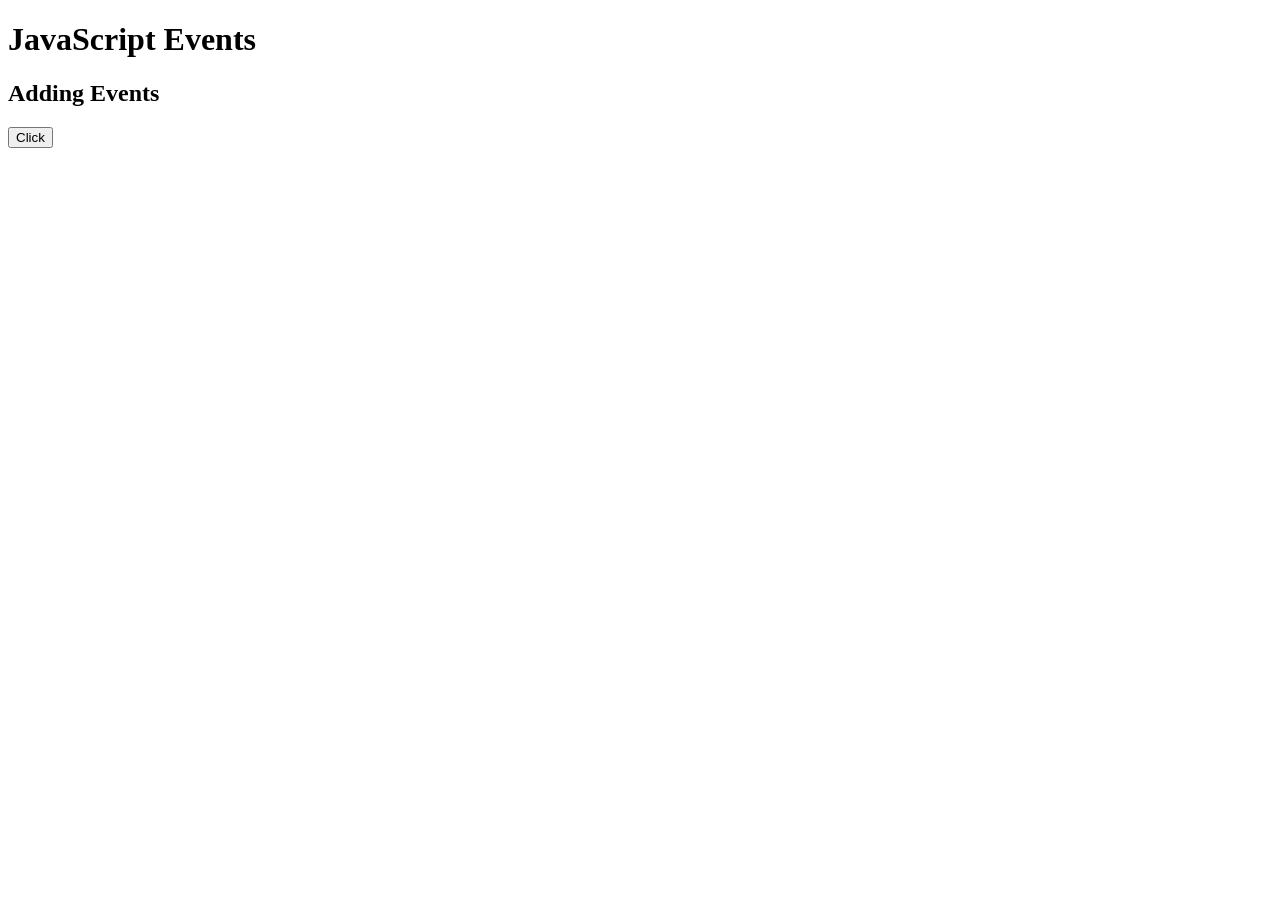
<file: javascript/12rd.html>
<!DOCTYPE html>
<meta charset="utf-8">
<html>
<body>
<h1>JavaScript Events</h1>
<h2>Adding Events</h2>

<button id="btn">Click</button>

<p id="demo"></p>

<script src="12rd.js"></script>

</body>
</html>
</file>
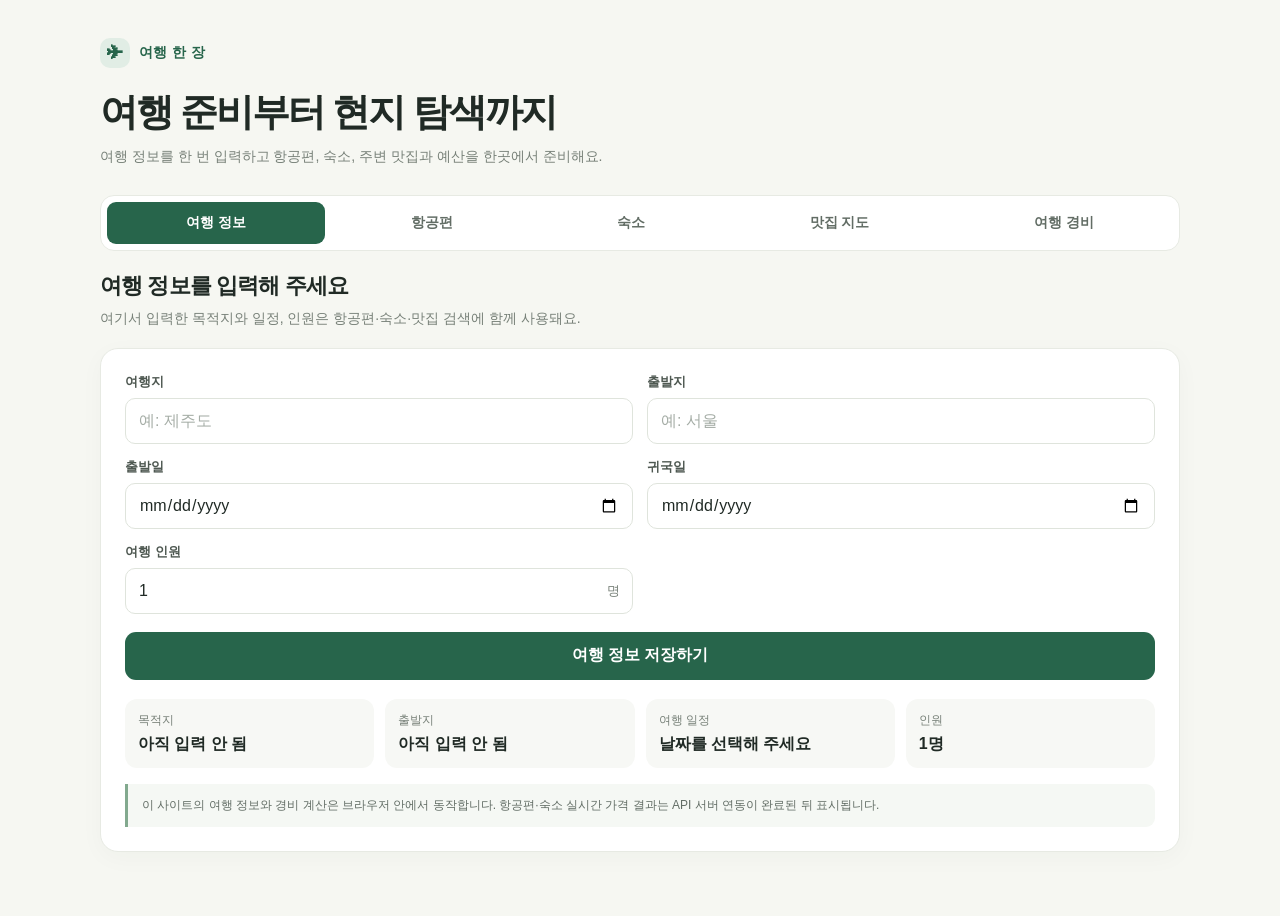
<file: javascript/travel-budget.html>
<!DOCTYPE html>
<html lang="ko">
<head>
    <meta charset="UTF-8">
    <meta name="viewport" content="width=device-width, initial-scale=1.0">
    <meta name="theme-color" content="#f6f7f2">
    <title>여행 한 장 - 여행 도우미</title>
    <style>
        :root {
            color-scheme: light;
            --ink: #202a25;
            --muted: #778078;
            --green: #27654b;
            --green-dark: #1e503b;
            --paper: #f6f7f2;
            --line: #e7eae3;
            --white: #fff;
            --red: #b64242;
        }

        * { box-sizing: border-box; }

        body {
            margin: 0;
            background: var(--paper);
            color: var(--ink);
            font-family: "Pretendard", "Apple SD Gothic Neo", "Malgun Gothic", sans-serif;
        }

        button, input, select { font: inherit; }
        button { cursor: pointer; }

        .page {
            width: min(100% - 40px, 1080px);
            margin: 0 auto;
            padding: 38px 0 64px;
        }

        header { margin-bottom: 28px; }

        .brand {
            display: inline-flex;
            align-items: center;
            gap: 9px;
            color: var(--green);
            font-size: 14px;
            font-weight: 800;
            letter-spacing: .03em;
        }

        .brand-mark {
            display: grid;
            width: 30px;
            height: 30px;
            place-items: center;
            border-radius: 10px;
            background: #e1ede5;
            font-size: 16px;
        }

        h1 {
            margin: 19px 0 7px;
            font-size: clamp(27px, 5vw, 38px);
            letter-spacing: -.055em;
        }

        header p, .section-note {
            margin: 0;
            color: var(--muted);
            font-size: 14px;
            line-height: 1.6;
        }

        .layout {
            display: grid;
            grid-template-columns: 1.15fr .85fr;
            gap: 18px;
            align-items: start;
        }

        .panel {
            padding: 24px;
            border: 1px solid var(--line);
            border-radius: 18px;
            background: var(--white);
            box-shadow: 0 6px 24px rgb(34 52 40 / 3%);
        }

        .panel + .panel { margin-top: 18px; }

        .section-heading {
            display: flex;
            align-items: center;
            gap: 9px;
            margin: 0 0 19px;
            font-size: 18px;
            letter-spacing: -.03em;
        }

        .heading-icon { font-size: 19px; }

        .field-grid {
            display: grid;
            grid-template-columns: 1fr 1fr;
            gap: 14px;
        }

        .field { display: flex; flex-direction: column; gap: 7px; }
        .field.full { grid-column: 1 / -1; }

        label {
            color: #4e5851;
            font-size: 13px;
            font-weight: 700;
        }

        input, select {
            width: 100%;
            min-height: 46px;
            padding: 0 13px;
            border: 1px solid #dfe4dc;
            border-radius: 10px;
            outline: none;
            background: var(--white);
            color: var(--ink);
        }

        input::placeholder { color: #a5ada6; }
        input:focus, select:focus {
            border-color: #6e9b7f;
            box-shadow: 0 0 0 3px rgb(39 101 75 / 10%);
        }

        .input-with-unit { position: relative; }
        .input-with-unit input { padding-right: 43px; }
        .unit {
            position: absolute;
            top: 50%;
            right: 13px;
            transform: translateY(-50%);
            color: var(--muted);
            font-size: 13px;
            pointer-events: none;
        }

        .primary-button {
            width: 100%;
            min-height: 48px;
            margin-top: 18px;
            border: 0;
            border-radius: 11px;
            background: var(--green);
            color: var(--white);
            font-weight: 800;
            transition: background .15s ease, transform .15s ease;
        }

        .primary-button:hover { background: var(--green-dark); }
        .primary-button:active { transform: scale(.99); }

        .summary-top {
            display: flex;
            justify-content: space-between;
            gap: 12px;
            align-items: flex-start;
        }

        .destination {
            overflow: hidden;
            max-width: 180px;
            padding: 6px 10px;
            border-radius: 999px;
            background: #edf3ee;
            color: var(--green);
            font-size: 12px;
            font-weight: 800;
            text-overflow: ellipsis;
            white-space: nowrap;
        }

        .total-label { margin: 19px 0 5px; color: var(--muted); font-size: 13px; }
        .total { margin: 0; font-size: clamp(30px, 5vw, 40px); letter-spacing: -.05em; }

        .budget-track {
            overflow: hidden;
            height: 9px;
            margin: 19px 0 9px;
            border-radius: 99px;
            background: #edf0eb;
        }

        .budget-fill {
            width: 0;
            height: 100%;
            border-radius: inherit;
            background: #62a37b;
            transition: width .25s ease, background .25s ease;
        }

        .budget-fill.over { background: var(--red); }
        .budget-caption { display: flex; justify-content: space-between; gap: 12px; font-size: 12px; }
        .budget-caption span:first-child { color: var(--muted); }
        .budget-caption span:last-child { font-weight: 800; }

        .summary-stats {
            display: grid;
            grid-template-columns: 1fr 1fr;
            gap: 10px;
            margin-top: 20px;
        }

        .stat {
            padding: 13px;
            border-radius: 12px;
            background: #f7f8f5;
        }

        .stat-label { margin: 0 0 5px; color: var(--muted); font-size: 12px; }
        .stat-value { margin: 0; font-size: 16px; font-weight: 800; }

        .category-list { display: grid; gap: 15px; }
        .category-row { display: grid; gap: 7px; }
        .category-meta { display: flex; justify-content: space-between; gap: 10px; font-size: 13px; }
        .category-name { color: #566159; }
        .category-amount { font-weight: 750; }
        .category-track { height: 6px; overflow: hidden; border-radius: 99px; background: #edf0eb; }
        .category-fill { height: 100%; border-radius: inherit; background: #76a68a; }

        .expense-list { display: grid; gap: 9px; }
        .expense-item {
            display: flex;
            align-items: center;
            justify-content: space-between;
            gap: 12px;
            padding: 12px 0;
            border-bottom: 1px solid #f0f1ed;
        }
        .expense-item:last-child { border-bottom: 0; padding-bottom: 0; }
        .expense-info { min-width: 0; }
        .expense-title { overflow: hidden; margin: 0 0 4px; font-size: 14px; font-weight: 750; text-overflow: ellipsis; white-space: nowrap; }
        .expense-category { margin: 0; color: var(--muted); font-size: 12px; }
        .expense-end { display: flex; flex-shrink: 0; align-items: center; gap: 10px; }
        .expense-amount { font-size: 14px; font-weight: 800; }
        .delete-button {
            width: 30px;
            height: 30px;
            border: 1px solid var(--line);
            border-radius: 8px;
            background: var(--white);
            color: #68736b;
            font-size: 16px;
        }
        .delete-button:hover { border-color: #e9caca; color: var(--red); }

        .empty-state {
            padding: 20px 8px 5px;
            color: var(--muted);
            font-size: 13px;
            line-height: 1.6;
            text-align: center;
        }

        .tab-list {
            display: flex;
            gap: 6px;
            overflow-x: auto;
            margin: 25px 0 20px;
            padding: 6px;
            border: 1px solid var(--line);
            border-radius: 14px;
            background: var(--white);
            scrollbar-width: thin;
        }

        .tab-button {
            flex: 1 0 auto;
            min-height: 42px;
            padding: 0 15px;
            border: 0;
            border-radius: 9px;
            background: transparent;
            color: #626d65;
            font-size: 14px;
            font-weight: 750;
        }

        .tab-button[aria-selected="true"] {
            background: var(--green);
            color: var(--white);
        }

        .tab-panel[hidden] { display: none; }
        .tab-intro { margin-bottom: 18px; }
        .tab-intro h2 { margin: 0 0 6px; font-size: 22px; letter-spacing: -.04em; }
        .tab-intro p { margin: 0; color: var(--muted); font-size: 14px; line-height: 1.6; }

        .trip-summary {
            display: grid;
            grid-template-columns: repeat(4, minmax(0, 1fr));
            gap: 11px;
            margin-top: 19px;
        }

        .trip-summary .stat { min-width: 0; }
        .trip-summary .stat-value { overflow-wrap: anywhere; }

        .search-grid {
            display: grid;
            grid-template-columns: repeat(2, minmax(0, 1fr));
            gap: 14px;
        }

        .search-grid .field.full { grid-column: 1 / -1; }
        .result-box {
            margin-top: 18px;
            padding: 16px;
            border: 1px solid #e7ece6;
            border-radius: 12px;
            background: #f8faf7;
        }

        .result-box h3 { margin: 0 0 6px; font-size: 15px; }
        .result-box p { margin: 0; color: var(--muted); font-size: 13px; line-height: 1.65; }
        .result-link {
            display: inline-flex;
            min-height: 42px;
            align-items: center;
            justify-content: center;
            margin-top: 13px;
            padding: 0 14px;
            border: 1px solid #cbd9ce;
            border-radius: 9px;
            background: var(--white);
            color: var(--green-dark);
            font-size: 13px;
            font-weight: 800;
            text-decoration: none;
        }

        .result-link:hover { background: #edf3ee; }
        .map-frame {
            display: block;
            width: 100%;
            height: 390px;
            margin-top: 17px;
            border: 0;
            border-radius: 14px;
            background: #eef1ed;
        }

        .map-actions { display: flex; flex-wrap: wrap; gap: 10px; }
        .api-note {
            margin-top: 16px;
            padding: 12px 14px;
            border-left: 3px solid #82a98e;
            border-radius: 0 9px 9px 0;
            background: #f5f8f4;
            color: #626d65;
            font-size: 12px;
            line-height: 1.6;
        }

        .sr-only {
            position: absolute;
            width: 1px;
            height: 1px;
            padding: 0;
            overflow: hidden;
            clip: rect(0, 0, 0, 0);
            white-space: nowrap;
            border: 0;
        }

        @media (max-width: 720px) {
            .page { width: min(100% - 28px, 520px); padding-top: 25px; }
            .layout { grid-template-columns: 1fr; }
            .panel { padding: 21px; }
            .trip-summary { grid-template-columns: 1fr 1fr; }
            .map-frame { height: 330px; }
        }

        @media (max-width: 390px) {
            .field-grid, .search-grid { grid-template-columns: 1fr; }
            .field.full, .search-grid .field.full { grid-column: auto; }
        }
    </style>
</head>
<body>
    <main class="page">
        <header>
            <div class="brand"><span class="brand-mark" aria-hidden="true">✈</span> 여행 한 장</div>
            <h1>여행 준비부터 현지 탐색까지</h1>
            <p>여행 정보를 한 번 입력하고 항공편, 숙소, 주변 맛집과 예산을 한곳에서 준비해요.</p>
        </header>

        <nav class="tab-list" role="tablist" aria-label="여행 도우미 메뉴">
            <button class="tab-button" id="tab-trip" type="button" role="tab" aria-selected="true" aria-controls="panel-trip">여행 정보</button>
            <button class="tab-button" id="tab-flights" type="button" role="tab" aria-selected="false" aria-controls="panel-flights" tabindex="-1">항공편</button>
            <button class="tab-button" id="tab-stays" type="button" role="tab" aria-selected="false" aria-controls="panel-stays" tabindex="-1">숙소</button>
            <button class="tab-button" id="tab-food" type="button" role="tab" aria-selected="false" aria-controls="panel-food" tabindex="-1">맛집 지도</button>
            <button class="tab-button" id="tab-budget" type="button" role="tab" aria-selected="false" aria-controls="panel-budget" tabindex="-1">여행 경비</button>
        </nav>

        <section class="tab-panel" id="panel-trip" role="tabpanel" aria-labelledby="tab-trip">
            <div class="tab-intro">
                <h2>여행 정보를 입력해 주세요</h2>
                <p>여기서 입력한 목적지와 일정, 인원은 항공편·숙소·맛집 검색에 함께 사용돼요.</p>
            </div>
            <section class="panel">
                <form id="planner-form">
                    <div class="search-grid">
                        <div class="field">
                            <label for="destination">여행지</label>
                            <input id="destination" name="destination" type="text" placeholder="예: 제주도" maxlength="60" required>
                        </div>
                        <div class="field">
                            <label for="origin">출발지</label>
                            <input id="origin" name="origin" type="text" placeholder="예: 서울" maxlength="60" required>
                        </div>
                        <div class="field">
                            <label for="departure-date">출발일</label>
                            <input id="departure-date" name="departure-date" type="date" required>
                        </div>
                        <div class="field">
                            <label for="return-date">귀국일</label>
                            <input id="return-date" name="return-date" type="date" required>
                        </div>
                        <div class="field">
                            <label for="trip-people">여행 인원</label>
                            <div class="input-with-unit">
                                <input id="trip-people" name="people" type="number" min="1" max="100" step="1" value="1" required>
                                <span class="unit">명</span>
                            </div>
                        </div>
                    </div>
                    <button class="primary-button" type="submit">여행 정보 저장하기</button>
                </form>
                <div class="trip-summary" aria-live="polite">
                    <div class="stat"><p class="stat-label">목적지</p><p class="stat-value" id="trip-destination">아직 입력 안 됨</p></div>
                    <div class="stat"><p class="stat-label">출발지</p><p class="stat-value" id="trip-origin">아직 입력 안 됨</p></div>
                    <div class="stat"><p class="stat-label">여행 일정</p><p class="stat-value" id="trip-dates">날짜를 선택해 주세요</p></div>
                    <div class="stat"><p class="stat-label">인원</p><p class="stat-value" id="trip-party">1명</p></div>
                </div>
                <div class="api-note">이 사이트의 여행 정보와 경비 계산은 브라우저 안에서 동작합니다. 항공편·숙소 실시간 가격 결과는 API 서버 연동이 완료된 뒤 표시됩니다.</div>
            </section>
        </section>

        <section class="tab-panel" id="panel-flights" role="tabpanel" aria-labelledby="tab-flights" hidden>
            <div class="tab-intro">
                <h2>항공편 찾기</h2>
                <p>여행 정보에 입력한 출발지와 날짜로 항공권 검색을 준비해요.</p>
            </div>
            <section class="panel">
                <div class="summary-stats">
                    <div class="stat"><p class="stat-label">출발 → 도착</p><p class="stat-value" id="flight-route">여행 정보를 먼저 입력해 주세요</p></div>
                    <div class="stat"><p class="stat-label">여행 날짜</p><p class="stat-value" id="flight-dates">-</p></div>
                </div>
                <div class="result-box" aria-live="polite">
                    <h3>Skyscanner에서 항공편 비교하기</h3>
                    <p>위에 표시된 출발지와 여행 날짜를 참고해 Skyscanner에서 목적지를 입력하고 항공편을 비교해 보세요. 이 링크는 Skyscanner를 새 탭으로 엽니다.</p>
                    <a class="result-link" id="flight-search-link" href="https://www.skyscanner.net/" target="_blank" rel="noopener noreferrer">Skyscanner에서 항공편 찾기</a>
                </div>
                <div class="api-note">API 키를 브라우저 코드에 직접 넣지 않도록, 추후 서버 환경변수와 검색 API를 통해 결과를 연결할 수 있게 구성했어요.</div>
            </section>
        </section>

        <section class="tab-panel" id="panel-stays" role="tabpanel" aria-labelledby="tab-stays" hidden>
            <div class="tab-intro">
                <h2>숙소 찾기</h2>
                <p>여행지와 일정에 맞는 숙소를 찾아보세요.</p>
            </div>
            <section class="panel">
                <div class="summary-stats">
                    <div class="stat"><p class="stat-label">숙박 지역</p><p class="stat-value" id="stay-destination">여행 정보를 먼저 입력해 주세요</p></div>
                    <div class="stat"><p class="stat-label">체크인 → 체크아웃</p><p class="stat-value" id="stay-dates">-</p></div>
                </div>
                <div class="result-box" aria-live="polite">
                    <h3>실시간 숙소 검색은 API 연결이 필요해요</h3>
                    <p>Google Travel에서 해당 지역 숙소를 살펴볼 수 있어요. 사이트 안에 숙소·가격 결과를 표시하려면 숙박 검색 API와 서버 연동이 필요합니다.</p>
                    <a class="result-link" id="stay-search-link" href="https://www.google.com/travel/" target="_blank" rel="noopener noreferrer">Google Travel에서 검색</a>
                </div>
                <div class="api-note">실시간 숙소 가격을 제공하는 API는 지역과 제공업체에 따라 이용 자격·요금·표시 정책이 다를 수 있어요.</div>
            </section>
        </section>

        <section class="tab-panel" id="panel-food" role="tabpanel" aria-labelledby="tab-food" hidden>
            <div class="tab-intro">
                <h2>주변 맛집 찾기</h2>
                <p>목적지 근처 음식점을 Google 지도에서 검색해요.</p>
            </div>
            <section class="panel">
                <form id="food-form">
                    <div class="search-grid">
                        <div class="field">
                            <label for="food-location">지역 또는 주소</label>
                            <input id="food-location" type="text" placeholder="여행지 정보를 입력하면 자동으로 채워져요" maxlength="100" required>
                        </div>
                        <div class="field">
                            <label for="food-query">음식 종류 <span style="font-weight: 400; color: #929a93;">(선택)</span></label>
                            <input id="food-query" type="text" placeholder="예: 흑돼지, 카페, 한식" maxlength="60">
                        </div>
                    </div>
                    <button class="primary-button" type="submit">Google 지도에서 주변 음식점 찾기</button>
                </form>
                <div class="map-actions">
                    <a class="result-link" id="map-open-link" href="https://www.google.com/maps" target="_blank" rel="noopener noreferrer">Google 지도에서 크게 보기</a>
                </div>
                <iframe class="map-frame" id="food-map" title="Google 지도 주변 음식점 검색 결과" loading="lazy" referrerpolicy="no-referrer-when-downgrade" src="https://maps.google.com/maps?q=restaurants%20in%20South%20Korea&amp;output=embed"></iframe>
                <div class="api-note">지도와 장소 검색은 Google 지도의 검색 페이지를 사용합니다. 별도의 지도 API 키를 등록하기 전에도 검색 지도는 이용할 수 있어요.</div>
            </section>
        </section>

        <section class="tab-panel" id="panel-budget" role="tabpanel" aria-labelledby="tab-budget" hidden>
            <div class="tab-intro">
                <h2>여행 경비 계산</h2>
                <p>예산과 지출을 기록하고 남은 금액과 1인당 비용을 확인해요.</p>
            </div>
            <div class="layout">
                <div>
                    <section class="panel" aria-labelledby="budget-trip-heading">
                        <h2 class="section-heading" id="budget-trip-heading"><span class="heading-icon" aria-hidden="true">💰</span> 전체 예산</h2>
                        <form id="budget-form">
                            <div class="field">
                                <label for="budget">전체 예산</label>
                                <div class="input-with-unit">
                                    <input id="budget" name="budget" type="number" min="1" step="1" placeholder="500000" required>
                                    <span class="unit">원</span>
                                </div>
                            </div>
                            <button class="primary-button" type="submit">예산 적용하기</button>
                        </form>
                    </section>

                    <section class="panel" aria-labelledby="expense-heading">
                        <h2 class="section-heading" id="expense-heading"><span class="heading-icon" aria-hidden="true">🧾</span> 지출 추가</h2>
                        <form id="expense-form">
                            <div class="field-grid">
                                <div class="field">
                                    <label for="category">항목</label>
                                    <select id="category" name="category">
                                        <option>교통</option><option>숙박</option><option>식비</option>
                                        <option>관광</option><option>쇼핑</option><option>기타</option>
                                    </select>
                                </div>
                                <div class="field">
                                    <label for="amount">금액</label>
                                    <div class="input-with-unit">
                                        <input id="amount" name="amount" type="number" min="1" step="1" placeholder="15000" required>
                                        <span class="unit">원</span>
                                    </div>
                                </div>
                                <div class="field full">
                                    <label for="memo">메모 <span style="font-weight: 400; color: #929a93;">(선택)</span></label>
                                    <input id="memo" name="memo" type="text" maxlength="60" placeholder="예: 공항에서 숙소까지 택시">
                                </div>
                            </div>
                            <button class="primary-button" type="submit">지출 기록하기</button>
                        </form>
                    </section>
                </div>

                <div>
                    <section class="panel" aria-labelledby="summary-heading" aria-live="polite">
                        <div class="summary-top">
                            <h2 class="section-heading" id="summary-heading" style="margin-bottom: 0;"><span class="heading-icon" aria-hidden="true">📊</span> 예산 요약</h2>
                            <span class="destination" id="summary-destination">여행 준비 중</span>
                        </div>
                        <p class="total-label">지금까지 쓴 금액</p>
                        <p class="total" id="total-spent">₩0</p>
                        <div class="budget-track" role="progressbar" aria-label="예산 사용량" aria-valuemin="0" aria-valuemax="100" aria-valuenow="0">
                            <div class="budget-fill" id="budget-fill"></div>
                        </div>
                        <div class="budget-caption">
                            <span id="budget-caption">예산을 입력해 주세요</span>
                            <span id="budget-percent">0%</span>
                        </div>
                        <div class="summary-stats">
                            <div class="stat"><p class="stat-label">남은 예산</p><p class="stat-value" id="remaining-budget">-</p></div>
                            <div class="stat"><p class="stat-label">1인당 사용액</p><p class="stat-value" id="per-person">₩0</p></div>
                        </div>
                    </section>

                    <section class="panel" aria-labelledby="category-heading">
                        <h2 class="section-heading" id="category-heading"><span class="heading-icon" aria-hidden="true">🗂️</span> 항목별 지출</h2>
                        <div class="category-list" id="category-list"></div>
                    </section>

                    <section class="panel" aria-labelledby="list-heading">
                        <h2 class="section-heading" id="list-heading"><span class="heading-icon" aria-hidden="true">📝</span> 지출 내역 <span id="expense-count" style="color: #929a93; font-size: 13px; font-weight: 600;"></span></h2>
                        <div class="expense-list" id="expense-list"></div>
                    </section>
                </div>
            </div>
        </section>

        <p class="sr-only" id="status" role="status"></p>
    </main>

    <script>
        const categories = ["교통", "숙박", "식비", "관광", "쇼핑", "기타"];
        const won = new Intl.NumberFormat("ko-KR", {
            style: "currency",
            currency: "KRW",
            maximumFractionDigits: 0
        });

        let budget = 0;
        let people = 1;
        let destination = "";
        let origin = "";
        let departureDate = "";
        let returnDate = "";
        let expenses = [];

        const plannerForm = document.querySelector("#planner-form");
        const budgetForm = document.querySelector("#budget-form");
        const expenseForm = document.querySelector("#expense-form");
        const categoryList = document.querySelector("#category-list");
        const expenseList = document.querySelector("#expense-list");
        const progressBar = document.querySelector(".budget-track");
        const status = document.querySelector("#status");

        const tabButtons = [...document.querySelectorAll('[role="tab"]')];

        tabButtons.forEach((button, index) => {
            button.addEventListener("click", () => activateTab(button));
            button.addEventListener("keydown", (event) => {
                let nextIndex = index;
                if (event.key === "ArrowRight") nextIndex = (index + 1) % tabButtons.length;
                else if (event.key === "ArrowLeft") nextIndex = (index - 1 + tabButtons.length) % tabButtons.length;
                else if (event.key === "Home") nextIndex = 0;
                else if (event.key === "End") nextIndex = tabButtons.length - 1;
                else return;

                event.preventDefault();
                tabButtons[nextIndex].focus();
                activateTab(tabButtons[nextIndex]);
            });
        });

        function activateTab(activeButton) {
            tabButtons.forEach((button) => {
                const selected = button === activeButton;
                button.setAttribute("aria-selected", String(selected));
                button.tabIndex = selected ? 0 : -1;
                document.getElementById(button.getAttribute("aria-controls")).hidden = !selected;
            });
        }

        plannerForm.addEventListener("submit", (event) => {
            event.preventDefault();
            const returnInput = document.querySelector("#return-date");
            returnInput.setCustomValidity(
                returnInput.value && returnInput.value < document.querySelector("#departure-date").value
                    ? "귀국일은 출발일보다 빠를 수 없습니다."
                    : ""
            );
            if (!plannerForm.reportValidity()) return;

            destination = document.querySelector("#destination").value.trim();
            origin = document.querySelector("#origin").value.trim();
            departureDate = document.querySelector("#departure-date").value;
            returnDate = document.querySelector("#return-date").value;
            people = Number(document.querySelector("#trip-people").value);
            updateTripDetails();
            render();
            status.textContent = "여행 정보를 적용했어요.";
        });

        document.querySelector("#return-date").addEventListener("input", (event) => {
            event.currentTarget.setCustomValidity("");
        });

        budgetForm.addEventListener("submit", (event) => {
            event.preventDefault();
            if (!budgetForm.reportValidity()) return;

            budget = Number(document.querySelector("#budget").value);
            render();
            status.textContent = "여행 예산을 적용했어요.";
        });

        document.querySelector("#food-form").addEventListener("submit", (event) => {
            event.preventDefault();
            const foodForm = event.currentTarget;
            if (!foodForm.reportValidity()) return;

            updateMap();
            status.textContent = "Google 지도에서 주변 음식점 검색을 업데이트했어요.";
        });

        expenseForm.addEventListener("submit", (event) => {
            event.preventDefault();
            if (!expenseForm.reportValidity()) return;

            const amount = Number(document.querySelector("#amount").value);
            if (!Number.isSafeInteger(amount) || amount < 1) {
                document.querySelector("#amount").setCustomValidity("1원 이상의 금액을 입력해 주세요.");
                document.querySelector("#amount").reportValidity();
                return;
            }

            expenses.unshift({
                id: crypto.randomUUID(),
                category: document.querySelector("#category").value,
                amount,
                memo: document.querySelector("#memo").value.trim()
            });
            expenseForm.reset();
            render();
            status.textContent = "지출을 기록했어요.";
        });

        document.querySelector("#amount").addEventListener("input", (event) => {
            event.currentTarget.setCustomValidity("");
        });

        expenseList.addEventListener("click", (event) => {
            const button = event.target.closest("[data-expense-id]");
            if (!button) return;

            expenses = expenses.filter((expense) => expense.id !== button.dataset.expenseId);
            render();
            status.textContent = "지출 내역을 삭제했어요.";
        });

        function formatDate(value) {
            if (!value) return "";
            return new Intl.DateTimeFormat("ko-KR", { dateStyle: "medium" })
                .format(new Date(`${value}T00:00:00`));
        }

        function updateTripDetails() {
            const dates = `${formatDate(departureDate)} – ${formatDate(returnDate)}`;
            document.querySelector("#trip-destination").textContent = destination;
            document.querySelector("#trip-origin").textContent = origin;
            document.querySelector("#trip-dates").textContent = dates;
            document.querySelector("#trip-party").textContent = `${people}명`;

            document.querySelector("#flight-route").textContent = `${origin} → ${destination}`;
            document.querySelector("#flight-dates").textContent = dates;
            document.querySelector("#stay-destination").textContent = destination;
            document.querySelector("#stay-dates").textContent = dates;
            document.querySelector("#summary-destination").textContent = destination;
            document.querySelector("#food-location").value = destination;

            const hotelQuery = `Hotels in ${destination} ${departureDate} ${returnDate}`;
            document.querySelector("#stay-search-link").href =
                `https://www.google.com/travel/search?q=${encodeURIComponent(hotelQuery)}`;
            updateMap();
        }

        function updateMap() {
            const location = document.querySelector("#food-location").value.trim();
            const food = document.querySelector("#food-query").value.trim();
            const query = `${food || "restaurants"} in ${location}`;
            document.querySelector("#food-map").src =
                `https://maps.google.com/maps?q=${encodeURIComponent(query)}&output=embed`;
            document.querySelector("#map-open-link").href =
                `https://www.google.com/maps/search/?api=1&query=${encodeURIComponent(query)}`;
        }

        function addTextElement(parent, tagName, className, text) {
            const element = document.createElement(tagName);
            element.className = className;
            element.textContent = text;
            parent.append(element);
            return element;
        }

        function render() {
            const total = expenses.reduce((sum, expense) => sum + expense.amount, 0);
            const percent = budget > 0 ? Math.round((total / budget) * 100) : 0;
            const boundedPercent = Math.min(percent, 100);

            document.querySelector("#summary-destination").textContent = destination || "여행 준비 중";
            document.querySelector("#total-spent").textContent = won.format(total);
            document.querySelector("#remaining-budget").textContent = budget > 0
                ? (budget - total < 0 ? "-" : "") + won.format(Math.abs(budget - total))
                : "-";
            document.querySelector("#per-person").textContent = won.format(Math.round(total / people));
            document.querySelector("#budget-caption").textContent = budget > 0
                ? `전체 예산 ${won.format(budget)}`
                : "예산을 입력해 주세요";
            document.querySelector("#budget-percent").textContent = `${percent}%`;
            document.querySelector("#budget-fill").style.width = `${boundedPercent}%`;
            document.querySelector("#budget-fill").classList.toggle("over", budget > 0 && total > budget);
            progressBar.setAttribute("aria-valuenow", String(boundedPercent));
            progressBar.setAttribute("aria-valuetext", budget > 0 ? `예산의 ${percent}% 사용` : "예산 미입력");

            renderCategories(total);
            renderExpenses();
        }

        function renderCategories(total) {
            categoryList.replaceChildren();

            categories.forEach((category) => {
                const amount = expenses
                    .filter((expense) => expense.category === category)
                    .reduce((sum, expense) => sum + expense.amount, 0);
                const row = document.createElement("div");
                row.className = "category-row";

                const meta = document.createElement("div");
                meta.className = "category-meta";
                addTextElement(meta, "span", "category-name", category);
                addTextElement(meta, "span", "category-amount", won.format(amount));

                const track = document.createElement("div");
                track.className = "category-track";
                track.setAttribute("aria-hidden", "true");
                const fill = document.createElement("div");
                fill.className = "category-fill";
                fill.style.width = `${total > 0 ? (amount / total) * 100 : 0}%`;
                track.append(fill);

                row.append(meta, track);
                categoryList.append(row);
            });
        }

        function renderExpenses() {
            expenseList.replaceChildren();
            document.querySelector("#expense-count").textContent = `(${expenses.length})`;

            if (expenses.length === 0) {
                addTextElement(expenseList, "p", "empty-state", "아직 기록된 지출이 없어요. 첫 지출을 추가해 보세요.");
                return;
            }

            expenses.forEach((expense) => {
                const item = document.createElement("div");
                item.className = "expense-item";

                const info = document.createElement("div");
                info.className = "expense-info";
                addTextElement(info, "p", "expense-title", expense.memo || expense.category);
                addTextElement(info, "p", "expense-category", expense.memo ? expense.category : "지출");

                const end = document.createElement("div");
                end.className = "expense-end";
                addTextElement(end, "span", "expense-amount", won.format(expense.amount));

                const remove = document.createElement("button");
                remove.type = "button";
                remove.className = "delete-button";
                remove.dataset.expenseId = expense.id;
                remove.setAttribute("aria-label", `${expense.memo || expense.category} 지출 삭제`);
                remove.textContent = "×";
                end.append(remove);

                item.append(info, end);
                expenseList.append(item);
            });
        }

        render();
    </script>
</body>
</html>
</file>
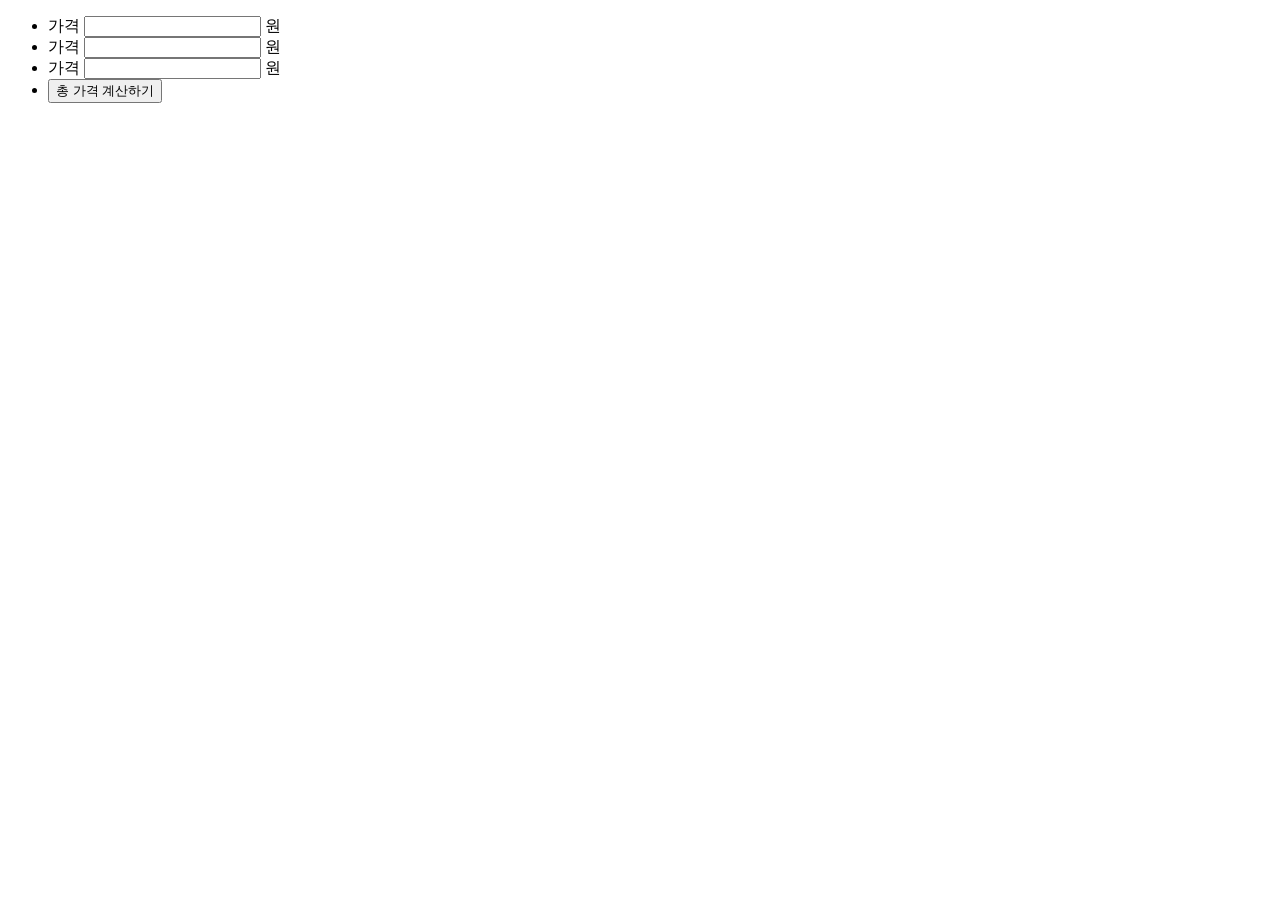
<file: python/4rdTest.html>
<!DOCTYPE html>
<html lang = "ko">
    <head> 
        <title>
            가제 : 계산기
        </title>
    </head>
    <body>
        <div id="contents">
            <ul>
                <li>
                    <label for="price1"> 가격 </label>
                    <input type="text" id="price1"> 원 
                </li>
                  <li>
                    <label for="price2"> 가격 </label>
                    <input type="text" id="price2"> 원 
                </li>
                <li>
                    <label for="price3"> 가격 </label>
                    <input type="text" id="price3"> 원
                </li>
                <li>
                    <button onclick="showPrice()"> 총 가격 계산하기 </button>
                </li>
            </ul>
            <div id="showResult"> </div>
        </div>
        
        <script>
            function showPrice() {
                var price1 = Number(document.querySelector("#price1").value);
                var price2 = Number(document.querySelector("#price2").value);
                var price3 = Number(document.querySelector("#price3").value);
                var endPrice = price1 + price2 + price3;
                var member;
                var rate;
                var pointPrice;

                if (endPrice >= 50000) {
                    member = "골드 멤버";
                    rate = 3;
                } else if (endPrice >= 30000) {
                    member = "실버 멤버";
                    rate = 2;
                } else {
                    member = "브론즈 멤버";
                    rate = 1;
                }

                pointPrice = endPrice * rate / 100;
                
                document.querySelector("#showResult").innerHTML =
                    "상품들의 가격의 총합은 " + endPrice + "원이며, " + member +
                    "입니다.<br>적립률은 " + rate + "%이고, 적립금은 " + pointPrice + "원입니다.";
            }
        </script>
    </body>
</html>
</file>
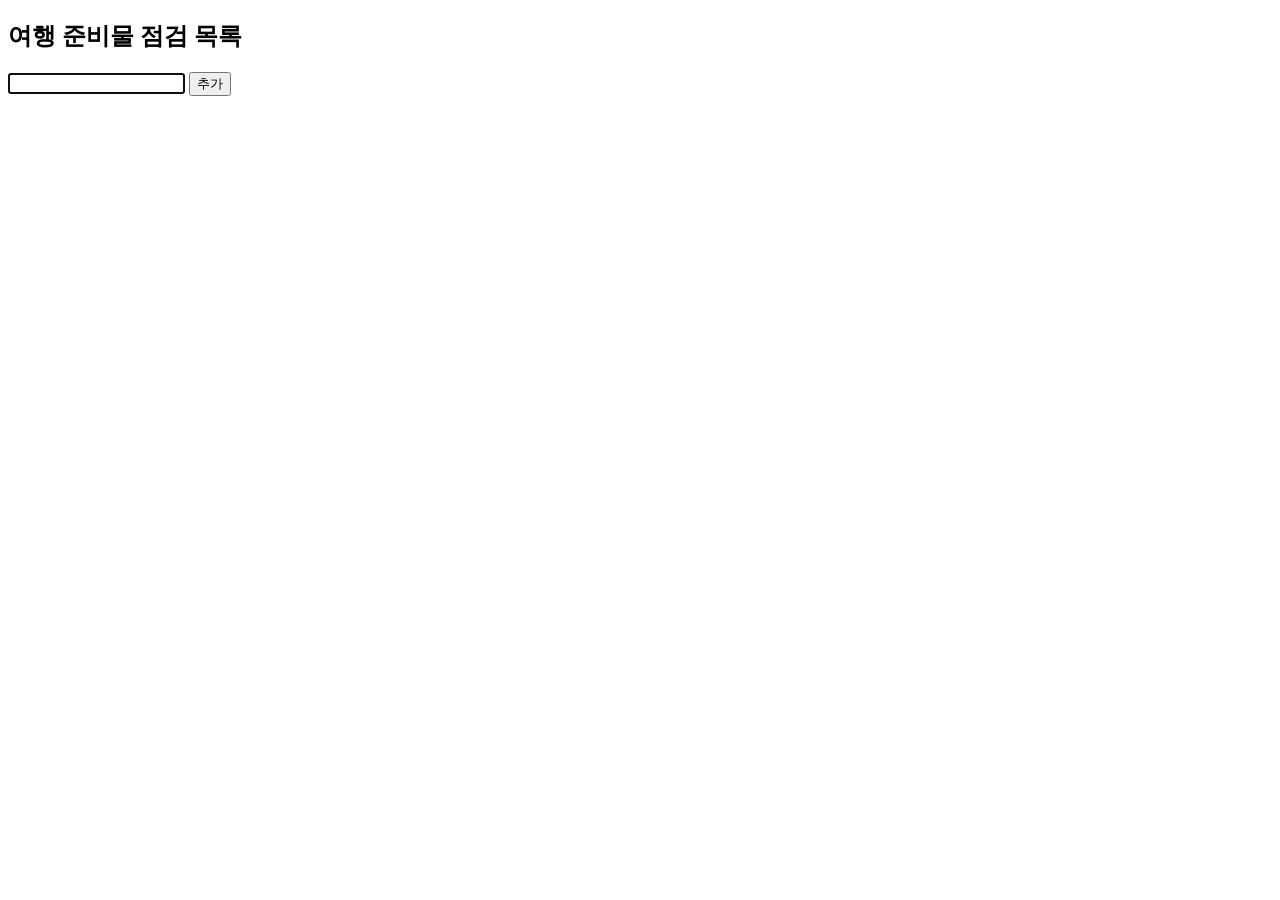
<file: javascript/11주차/11rd.html>
<!DOCTYPE html>
<html>
<head>
    <meta charset="utf-8">
    <meta name="viewport" content="width=device-width">
    <title> 11주차_To do list  </title>
</head>
<body>
    <div id="wrapper">
        <h2>여행 준비물 점검 목록</h2>
        <form>
            <input type="text" id="item" autofocus="true">
            <button type="button" id="add" class="addBtn"> 추가 </button>
        </form>
    <div id="itemList"></div>
</div>


<script src="11rd.js"> </script>
</body>
</html>
</file>
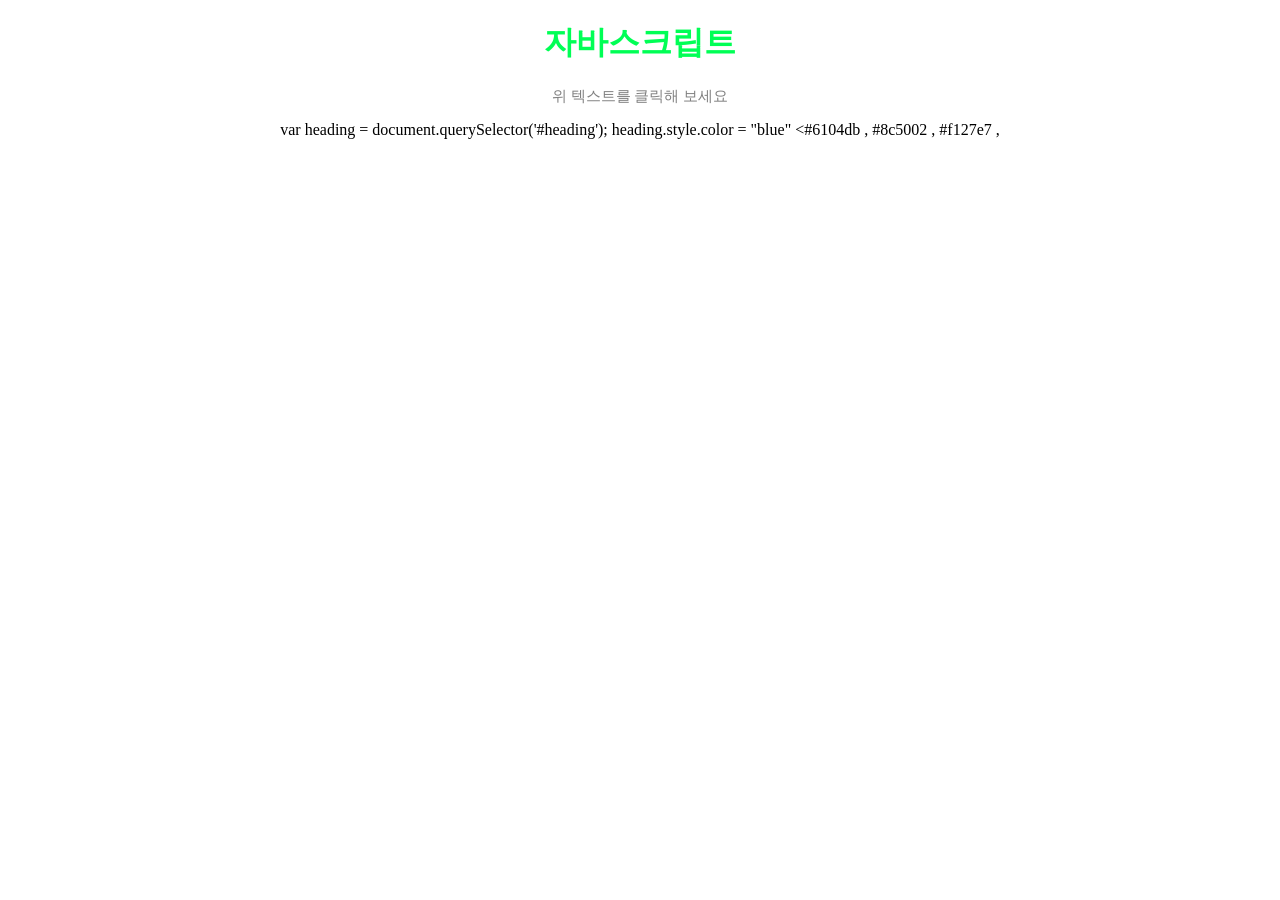
<file: javascript/3rd/3rdtest.html>
<!DOCTYPE html>
<html lang="ko"
<head>
    <meta charset="utf-8"
    <meta name="viewport" content="widrh=device-width, initial-scale=1.0"
    <meta http-equiv="X-UA-compatible" content="ie=edge">
    <title> 글자색 바꾸기</title>
    <link rel="stylesheet" href="3rdtest.css">

</head>

<body>
    <h1 id="heading"> 자바스크립트 </h1>
    <p id="text"> 위 텍스트를 클릭해 보세요</p>
    <script>
        var heading = document.querySelector('#heading');
        heading.onclick = function() {
            heading.style.color = "red";
        }
        </script>
         var heading = document.querySelector('#heading');
         heading.style.color = "blue"
         <#6104db , #8c5002 , #f127e7 , 
        </body>
</html>
</file>
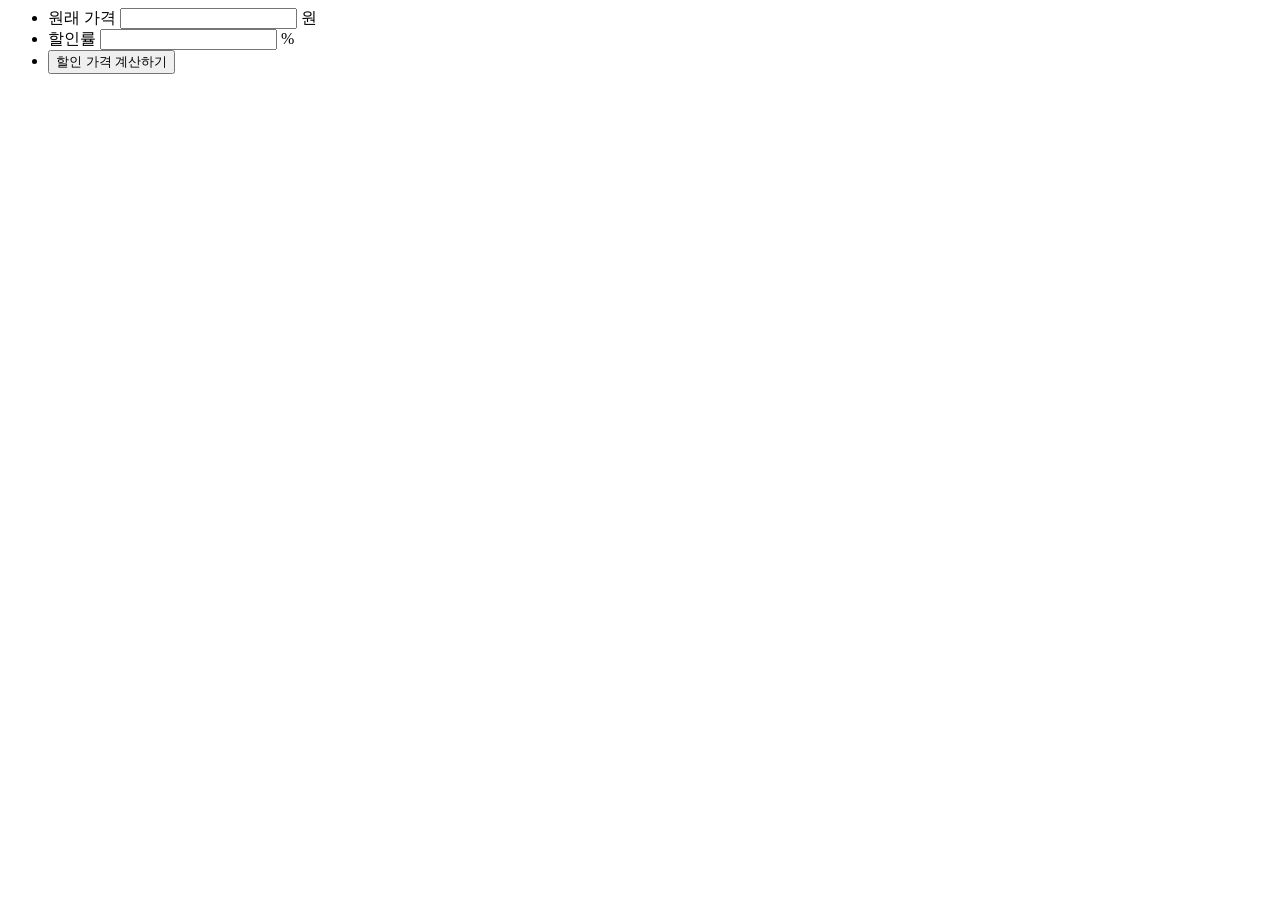
<file: javascript/3rd/4rd.html>
<html lang = "ko">
<head>
    <title>
        할인 가격 계산기
    </title>
 </head>
<body>
    <div id="contents">
        <ul>
            <li>
                <label for="oPrice">원래 가격</label>
                <input type="text" id="oPrice"> 원
            </li>
            <li>
                <label for="rate">할인률</label>
                <input type="text" id="rate"> %
            </li>
            <li>
                <button onclick="showPrice()">할인 가격 계산하기</button>
            </li>
        </ul>
        <div id="showResult"></div>
    </div>

<script>
    function showPrice() {
        var originPrice = document.querySelector("#oPrice").value; // 원래 가격
        var rate = document.querySelector("#rate").value; // 할인율
        var savedPrice = originPrice * (rate / 100) ; // 할인 금액
        var resultPrice = originPrice - savedPrice ; // 원래 가격에서 할인 금액을 뺀 최종 가격
        document.querySelector("#showResult").innerHTML = "상품의 원래 가격은" + originPrice + "원이고, 할인률은" + rate +"%입니다." + "원을 절약한" + resultPrice + "원에 살 수 있습니다." ;

    }
    </script>
    </body>
    </html>
</file>
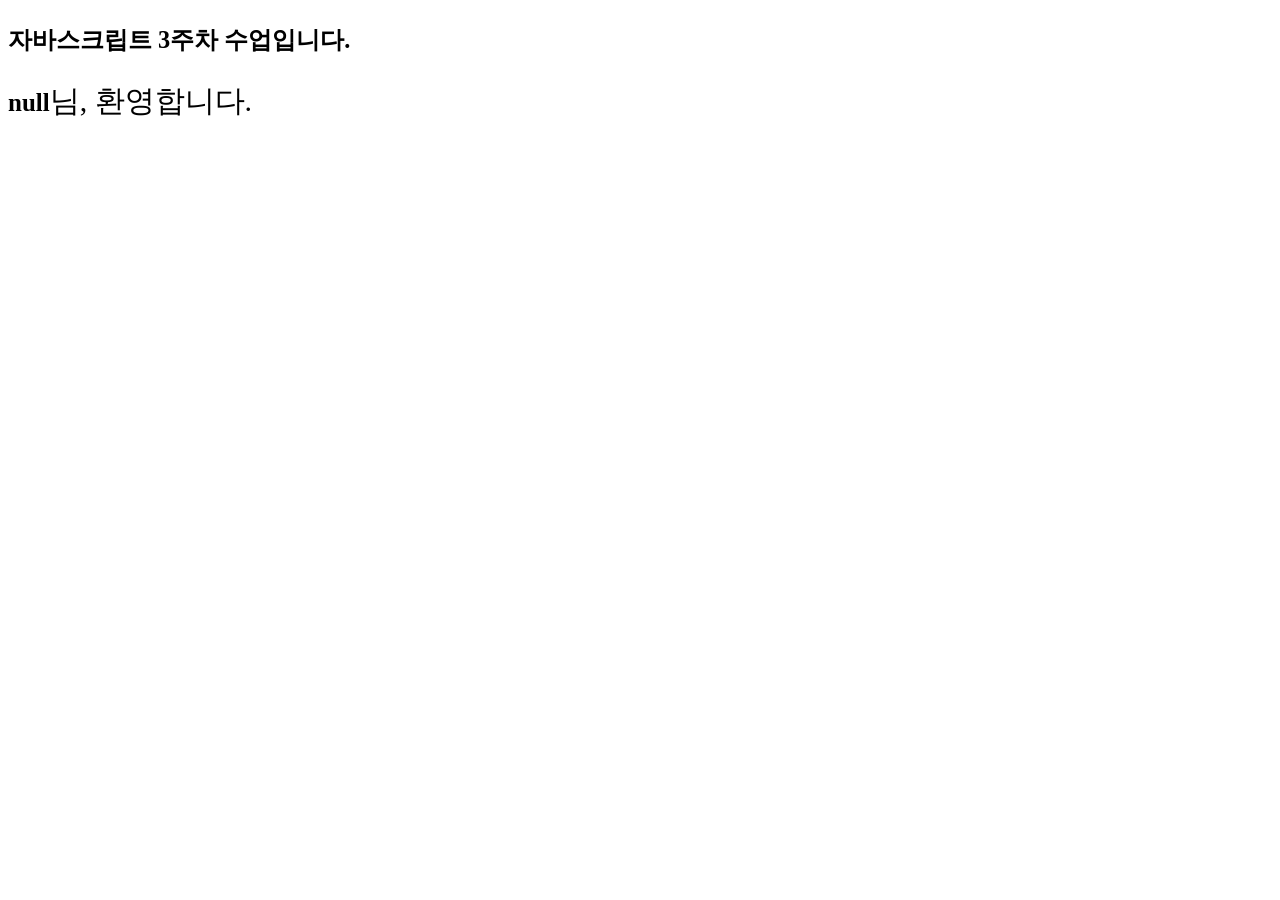
<file: javascript/3rd/Untitled-2.html>
<!DOCTYPE html>
<html lang="ko"
<head>
    <meta charset="utf-8"
    <meta name="viewport" content="widrh=device-width, initial-scale=1.0"
    <meta http-equiv="X-UA-compatible" content="ie=edge">
    <title>Welcome</title>
    <style>
        body {
            font-size: 1.3em;
            text-align: left;
        }
</style>
</head>
<body>
    <h3>자바스크립트 3주차 수업입니다. </h1>
    <script>
        var name = prompt("이름을 입력하세요.");
        document.write("<b><big>" + name + "<big></b>님, 환영합니다.");
            </script>
                </body>
                </html>
</file>
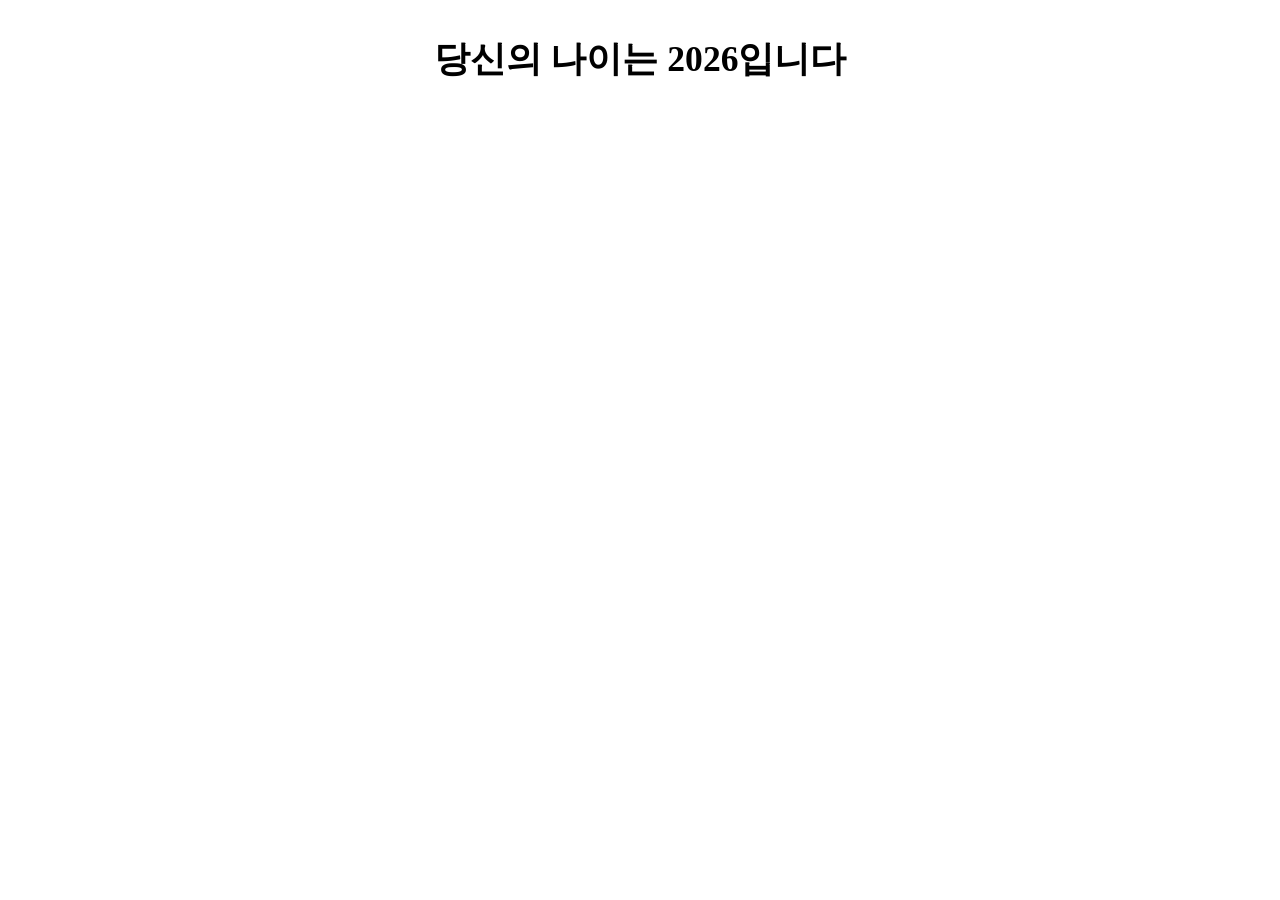
<file: javascript/3rd/Untitled-3.html>
<!DOCTYPE html>
<html lang="ko"
<head>
    <meta charset="utf-8"
    <meta name="viewport" content="widrh=device-width, initial-scale=1.0"
    <meta http-equiv="X-UA-compatible" content="ie=edge">
    <title>나이계산기</title>
    <style>
        body {
            font-size: 1.9em;
            text-align: center;
        }
        </style>
</head>
<body>
    <h3> 당신의 나이는
        <script> 
        var age = prompt("출생년도를 입력해주세요.")
        document.write(2026 - age + "입니다");
        </script>
        </body>
        </html>
</file>
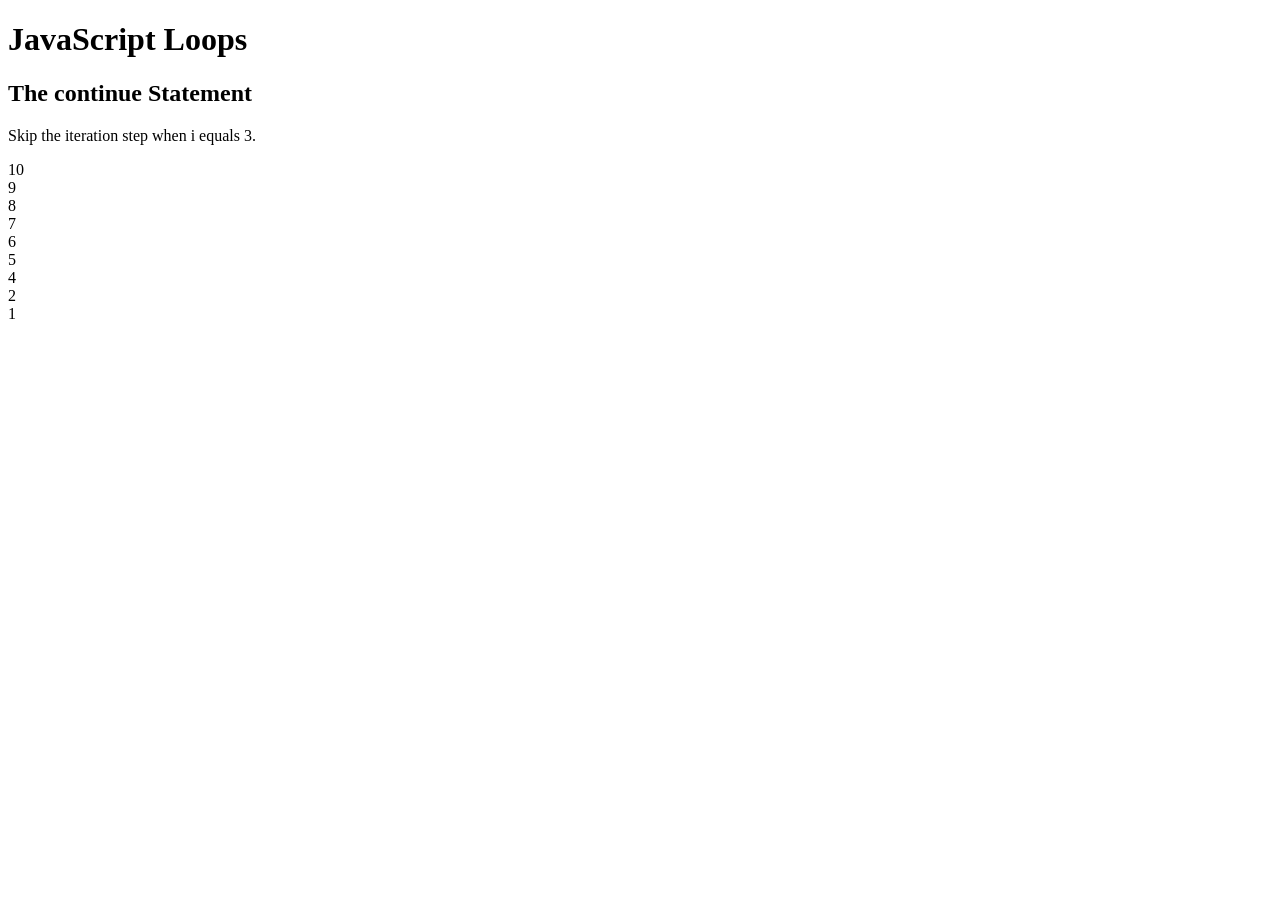
<file: javascript/6rd/6rd.html>
<!-- <!DOCTYPE html>
<html>
<head>
<title>지도</title>
</head>
<body>

    <a class="mybutton" href="https://www.google.com/maps" target="_blank" rel="noopener noreferrer">지도열기</a>



<p id="test"></p>

<script>
const cars = ["포도", "딸기", "망고", "사과", "오렌지", "귤"];

let text = "";
for (let i = 1; i < cars.length; i++) {
  text += cars[i] + "<br>";
}

document.getElementById("test").innerHTML = text;
</script>

</body>
</html> -->





<!-- 
<!DOCTYPE html>
<html>
<body>
<h1>JavaScript Loops</h1>
<h2>The for Loop</h2>

<p id="demo"></p>

<script>
let text = "";

for (let i = 0; i < 101; i+=2) {
  text += "The number is " + i + "<br>";
}

document.getElementById("demo").innerHTML = text;
</script>

</body>
</html> -->

<!-- <!DOCTYPE html>
<html>
<body>
<p id="demo"></p>

<script>
let i = 0;
let sum = 0;

while (i <= 100) {
  sum += i;
  i += 5;
}

document.getElementById("demo").textContent = sum;
</script>

</body>
</html> -->


<!DOCTYPE html>
<html>
<body>
<h1>JavaScript Loops</h1>
<h2>The continue Statement</h2>

<p>Skip the iteration step when i equals 3.</p>

<p id="demo"></p>

<script>
let text = "";

for (let i = 10; i >= 1; i--) {
  if (i === 3) { continue; }
  text += i*1 + "<br>";
}

document.getElementById("demo").innerHTML = text;
</script>

</body>
</html>
</file>
<file: javascript/3rd/3rdtest.css>
body {
    text-align: center;
}
#heading {
    color: rgb(0, 255, 85);
}
#text {
    color: gray;
    font-size: 15px;
}
</file>
